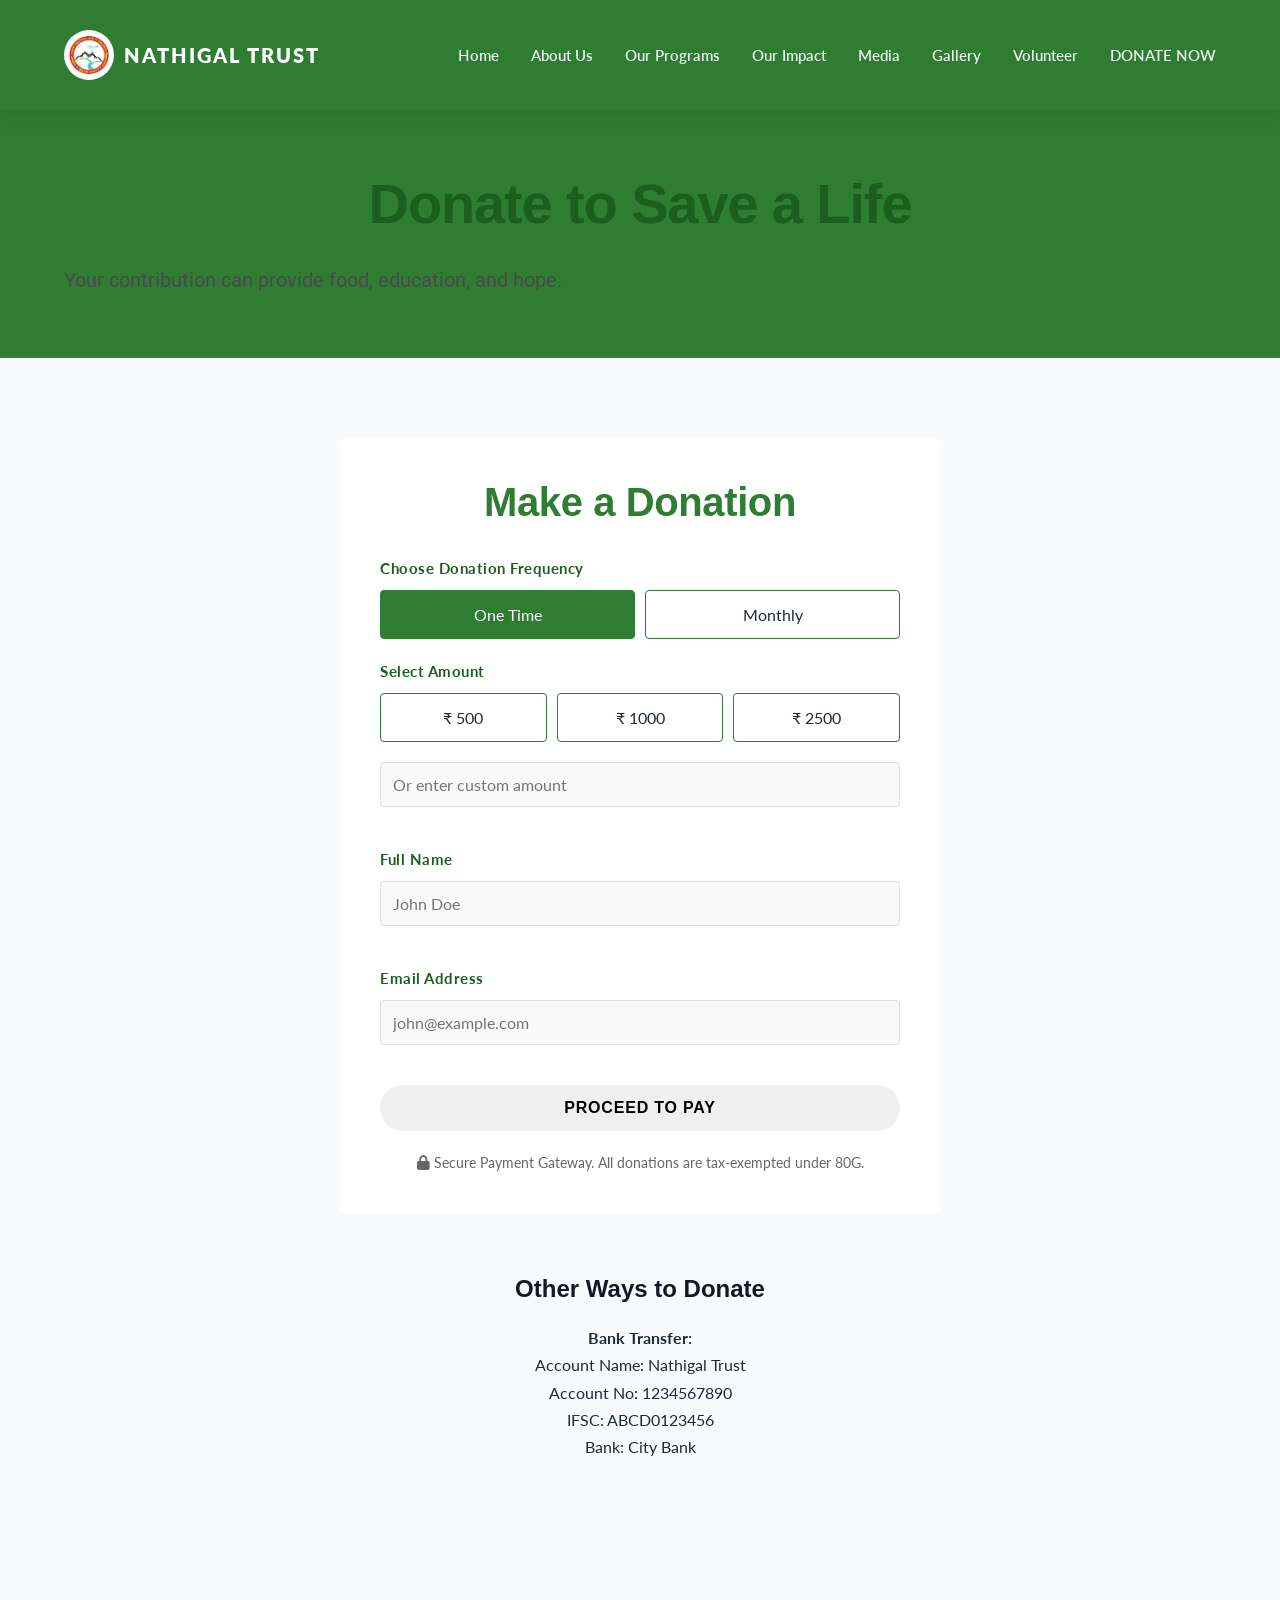
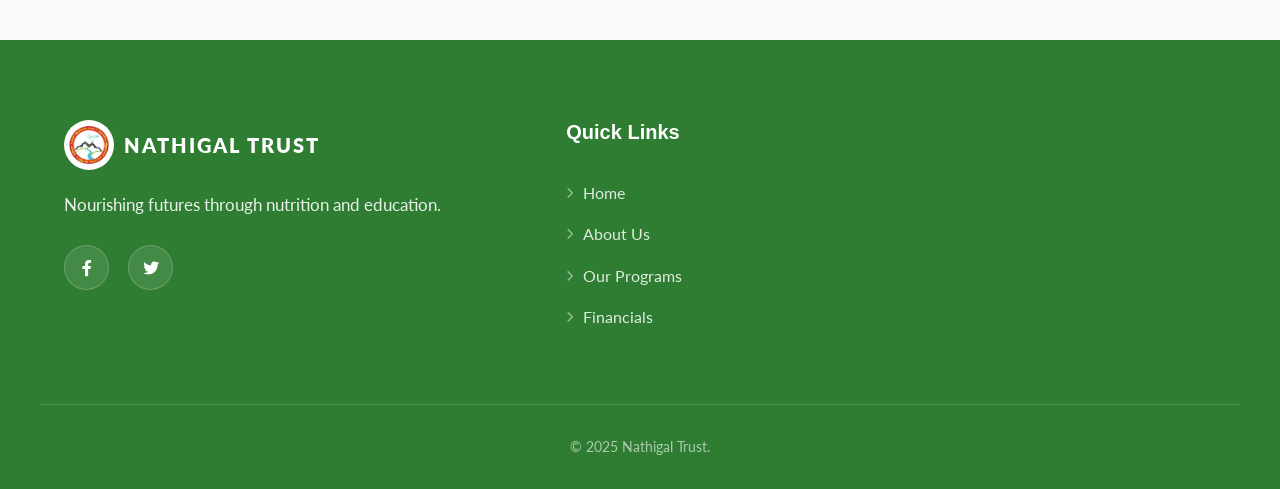
<file: donate.html>
<!DOCTYPE html>
<html lang="en">

<head>
    <meta charset="UTF-8">
    <meta name="viewport" content="width=device-width, initial-scale=1.0">
    <title>Donate Now - Nathigal Trust</title>
    <link rel="stylesheet" href="style.css">
    <link rel="stylesheet" href="https://cdnjs.cloudflare.com/ajax/libs/font-awesome/6.0.0/css/all.min.css">
    <link href="https://fonts.googleapis.com/css2?family=Lato:wght@400;700&family=Roboto:wght@400;500;700&display=swap"
        rel="stylesheet">
    <style>
        .donation-form {
            background-color: var(--white);
            padding: 40px;
            border-radius: 8px;
            box-shadow: var(--shadow-md);
            max-width: 600px;
            margin: 0 auto;
        }

        .form-group {
            margin-bottom: 20px;
        }

        .form-group label {
            display: block;
            margin-bottom: 8px;
            font-weight: bold;
        }

        .form-group input,
        .form-group select {
            width: 100%;
            padding: 12px;
            border: 1px solid #ddd;
            border-radius: 4px;
        }

        .amount-options {
            display: flex;
            gap: 10px;
            margin-bottom: 20px;
        }

        .amount-option {
            flex: 1;
            padding: 10px;
            border: 1px solid var(--primary-green);
            text-align: center;
            border-radius: 4px;
            cursor: pointer;
        }

        .amount-option.active {
            background-color: var(--primary-green);
            color: var(--white);
        }
    </style>
</head>

<body>
    <header>
        <div class="container">
            <nav>
                <a href="index.html" class="logo">
                    <img src="logo.jpg" alt="Nathigal Trust" style="height: 50px; margin-right: 10px; border-radius: 50%;"> Nathigal Trust
                </a>
                <div class="mobile-menu-btn" id="mobile-menu-btn">
                    <i class="fas fa-bars"></i>
                </div>
                <ul class="nav-links" id="nav-links">
                    <li><a href="index.html">Home</a></li>
                    <li><a href="about.html">About Us</a></li>
                    <li><a href="programs.html">Our Programs</a></li>
                    <li><a href="impact.html">Our Impact</a></li>
                    <li><a href="media.html">Media</a></li>
                    <li><a href="gallery.html">Gallery</a></li>
                    <li><a href="volunteering.html">Volunteer</a></li>
                    <li><a href="donate.html" class="active">DONATE NOW</a></li>
                </ul>
            </nav>
        </div>
    </header>

    <div class="page-header"
        style="background-color: var(--primary-green); color: white; padding: 60px 0; text-align: center;">
        <div class="container">
            <h1>Donate to Save a Life</h1>
            <p>Your contribution can provide food, education, and hope.</p>
        </div>
    </div>

    <section class="section-padding">
        <div class="container">
            <div class="donation-form">
                <h2 class="text-center" style="margin-bottom: 30px; color: var(--primary-green);">Make a Donation</h2>

                <div class="form-group">
                    <label>Choose Donation Frequency</label>
                    <div class="amount-options">
                        <div class="amount-option active">One Time</div>
                        <div class="amount-option">Monthly</div>
                    </div>
                </div>

                <div class="form-group">
                    <label>Select Amount</label>
                    <div class="amount-options">
                        <div class="amount-option">₹ 500</div>
                        <div class="amount-option">₹ 1000</div>
                        <div class="amount-option">₹ 2500</div>
                    </div>
                    <input type="number" placeholder="Or enter custom amount">
                </div>

                <div class="form-group">
                    <label>Full Name</label>
                    <input type="text" placeholder="John Doe">
                </div>

                <div class="form-group">
                    <label>Email Address</label>
                    <input type="email" placeholder="john@example.com">
                </div>

                <button class="btn btn-cta" style="width: 100%;">Proceed to Pay</button>

                <p style="margin-top: 20px; font-size: 0.9rem; color: #666; text-align: center;">
                    <i class="fas fa-lock"></i> Secure Payment Gateway. All donations are tax-exempted under 80G.
                </p>
            </div>

            <div class="text-center" style="margin-top: 60px;">
                <h3>Other Ways to Donate</h3>
                <div style="margin-top: 20px;">
                    <p><strong>Bank Transfer:</strong></p>
                    <p>Account Name: Nathigal Trust<br>
                        Account No: 1234567890<br>
                        IFSC: ABCD0123456<br>
                        Bank: City Bank</p>
                </div>
            </div>
        </div>
    </section>

    <footer>
        <div class="container footer-content">
            <div class="footer-col">
                <a href="index.html" class="logo" style="margin-bottom: 20px;">
                    <img src="logo.jpg" alt="Nathigal Trust" style="height: 50px; margin-right: 10px; border-radius: 50%;"> Nathigal Trust
                </a>
                <p>Nourishing futures through nutrition and education.</p>
                <div class="social-links">
                    <a href="#"><i class="fab fa-facebook-f"></i></a>
                    <a href="#"><i class="fab fa-twitter"></i></a>
                </div>
            </div>
            <div class="footer-col">
                <h4>Quick Links</h4>
                <ul>
                    <li><a href="index.html">Home</a></li>
                    <li><a href="about.html">About Us</a></li>
                    <li><a href="programs.html">Our Programs</a></li>
                    <li><a href="transparency.html">Financials</a></li>
                </ul>
            </div>
        </div>
        <div class="footer-bottom">
            <p>&copy; 2025 Nathigal Trust.</p>
        </div>
    </footer>
    <script src="script.js"></script>
</body>

</html>
</file>
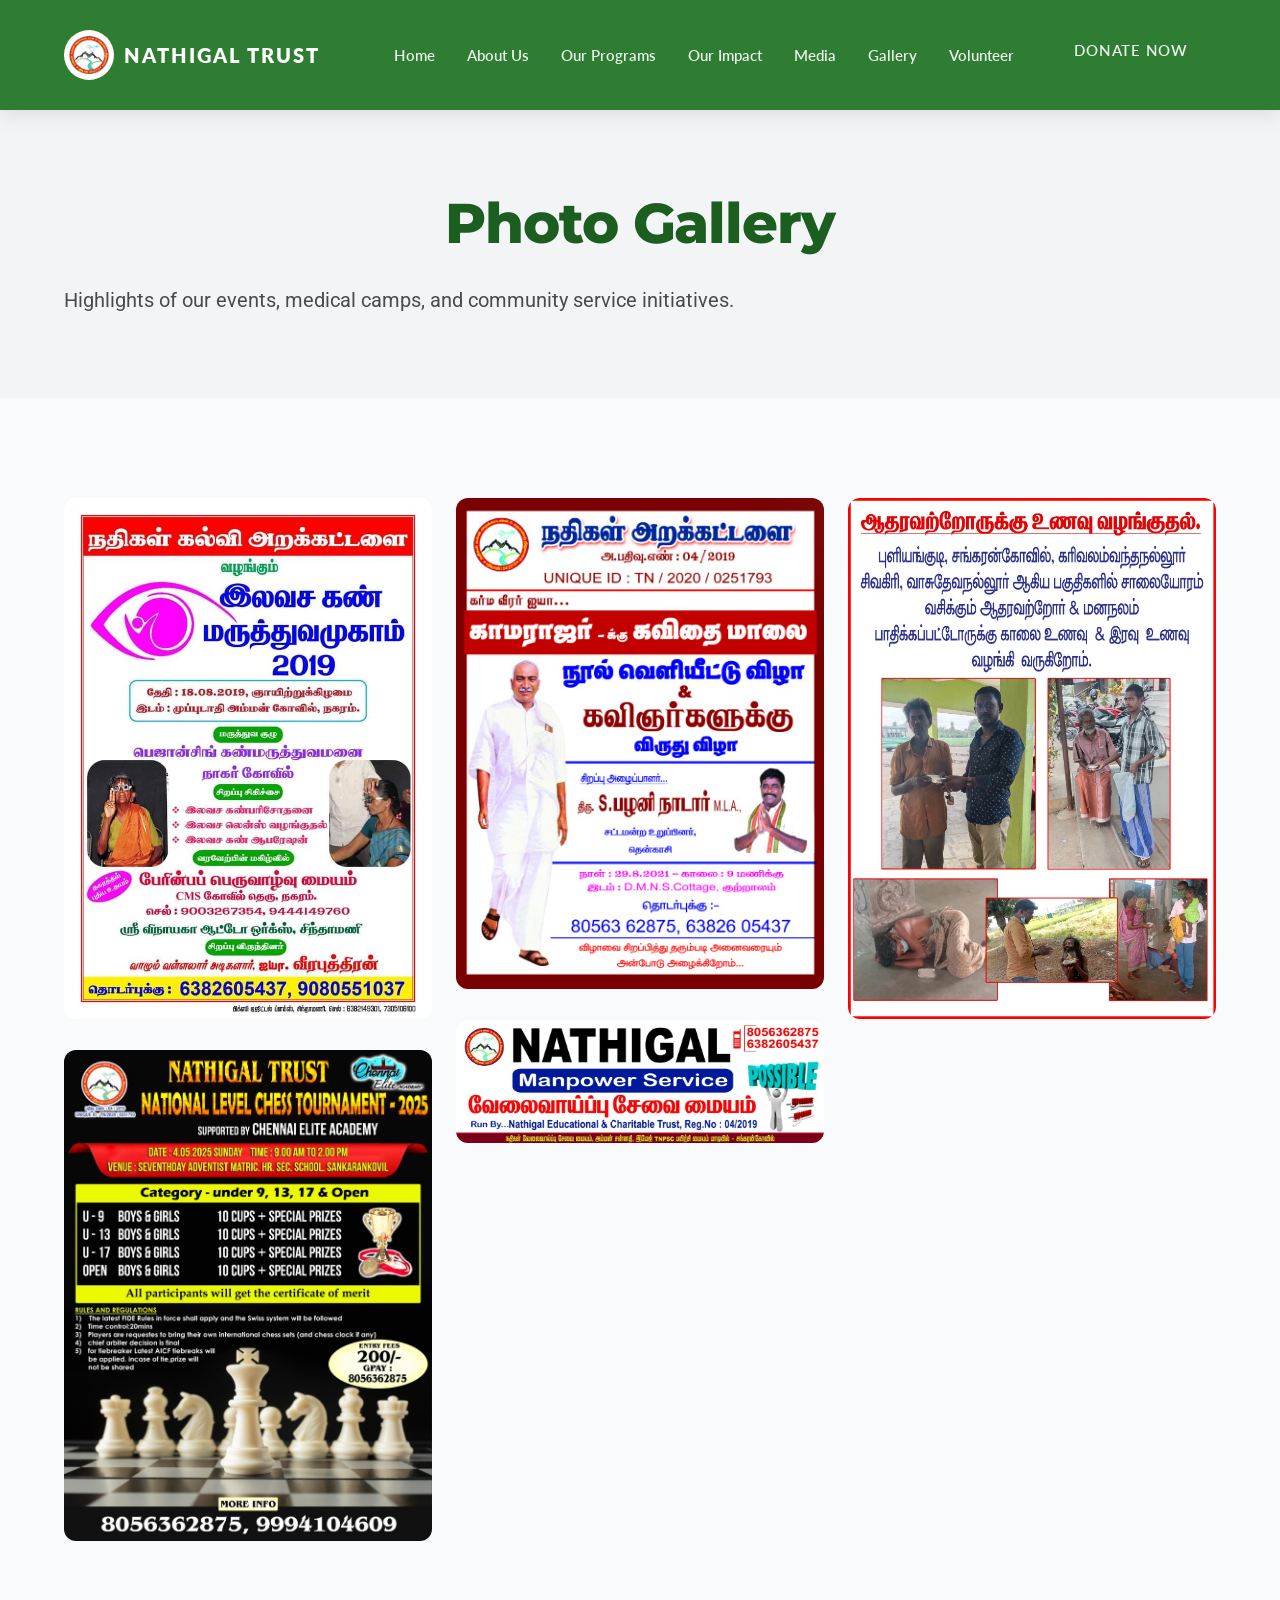
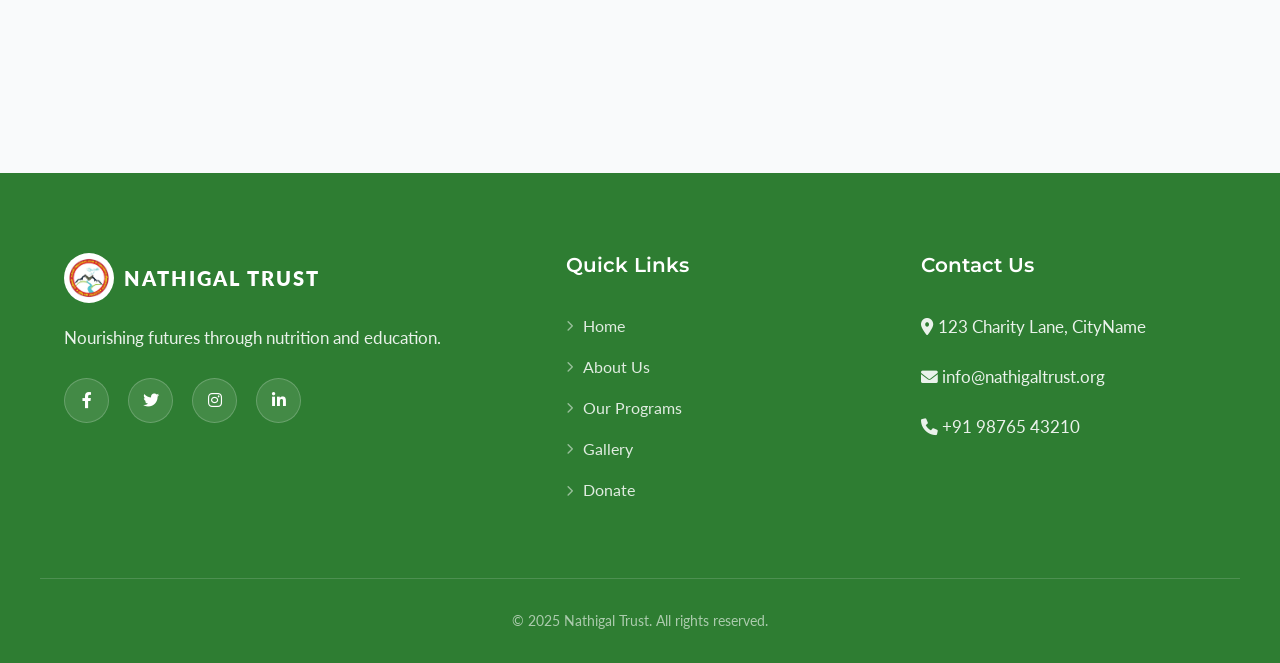
<file: gallery.html>
<!DOCTYPE html>
<html lang="en">

<head>
    <meta charset="UTF-8">
    <meta name="viewport" content="width=device-width, initial-scale=1.0">
    <title>Gallery - Nathigal Trust</title>
    <link rel="stylesheet" href="style.css">
    <link rel="stylesheet" href="https://cdnjs.cloudflare.com/ajax/libs/font-awesome/6.0.0/css/all.min.css">
    <link
        href="https://fonts.googleapis.com/css2?family=Lato:wght@400;700&family=Montserrat:wght@400;600;700;800&family=Roboto:wght@400;500;700&display=swap"
        rel="stylesheet">
    <style>
        /* Masonry Layout for Variable Aspect Ratios (Flyers + Photos) */
        .gallery-grid {
            column-count: 3;
            column-gap: 24px;
            padding: 20px 0;
        }

        .gallery-item {
            break-inside: avoid;
            margin-bottom: 24px;
            border-radius: var(--radius-md);
            overflow: hidden;
            box-shadow: var(--shadow-md);
            transition: transform 0.3s ease;
            background: white;
            display: inline-block;
            /* Vital for column layout */
            width: 100%;
        }

        .gallery-item:hover {
            transform: translateY(-5px);
            box-shadow: var(--shadow-lg);
        }

        .gallery-item img {
            width: 100%;
            height: auto;
            display: block;
        }

        @media (max-width: 968px) {
            .gallery-grid {
                column-count: 2;
            }
        }

        @media (max-width: 600px) {
            .gallery-grid {
                column-count: 1;
            }
        }
    </style>
</head>

<body>
    <header>
        <div class="container">
            <nav>
                <a href="index.html" class="logo">
                    <img src="logo.jpg" alt="Nathigal Trust"
                        style="height: 50px; margin-right: 10px; border-radius: 50%;"> Nathigal Trust
                </a>
                <div class="mobile-menu-btn" id="mobile-menu-btn">
                    <i class="fas fa-bars"></i>
                </div>
                <!-- Navigation will be updated by script -->
                <ul class="nav-links" id="nav-links">
                    <li><a href="index.html">Home</a></li>
                    <li><a href="about.html">About Us</a></li>
                    <li><a href="programs.html">Our Programs</a></li>
                    <li><a href="impact.html">Our Impact</a></li>
                    <li><a href="media.html">Media</a></li>
                    <li><a href="gallery.html" class="active">Gallery</a></li>
                    <li><a href="volunteering.html">Volunteer</a></li>
                    <li><a href="donate.html" class="btn btn-cta">DONATE NOW</a></li>
                </ul>
            </nav>
        </div>
    </header>

    <div class="page-header" style="background-color: var(--light-gray); padding: 80px 0; text-align: center;">
        <div class="container">
            <h1>Photo Gallery</h1>
            <p>Highlights of our events, medical camps, and community service initiatives.</p>
        </div>
    </div>

    <section class="section-padding">
        <div class="container">
            <div class="gallery-grid">
                <!-- Gallery Item 1 -->
                <div class="gallery-item fade-in-up">
                    <img src="gallery-1.jpg" alt="Event Poster 1">
                </div>
                <!-- Gallery Item 2 -->
                <div class="gallery-item fade-in-up">
                    <img src="gallery-2.jpg" alt="Event Poster 2">
                </div>
                <!-- Gallery Item 3 -->
                <div class="gallery-item fade-in-up">
                    <img src="gallery-3.jpg" alt="Event Poster 3">
                </div>
                <!-- Gallery Item 4 -->
                <div class="gallery-item fade-in-up">
                    <img src="gallery-4.jpg" alt="Event Poster 4">
                </div>
                <!-- Gallery Item 5 -->
                <div class="gallery-item fade-in-up">
                    <img src="gallery-5.jpg" alt="Event Poster 5">
                </div>
            </div>
        </div>
    </section>

    <footer>
        <div class="container footer-content">
            <div class="footer-col">
                <a href="index.html" class="logo" style="margin-bottom: 20px;">
                    <img src="logo.jpg" alt="Nathigal Trust"
                        style="height: 50px; margin-right: 10px; border-radius: 50%;"> Nathigal Trust
                </a>
                <p>Nourishing futures through nutrition and education.</p>
                <div class="social-links">
                    <a href="#"><i class="fab fa-facebook-f"></i></a>
                    <a href="#"><i class="fab fa-twitter"></i></a>
                    <a href="#"><i class="fab fa-instagram"></i></a>
                    <a href="#"><i class="fab fa-linkedin-in"></i></a>
                </div>
            </div>
            <div class="footer-col">
                <h4>Quick Links</h4>
                <ul>
                    <li><a href="index.html">Home</a></li>
                    <li><a href="about.html">About Us</a></li>
                    <li><a href="programs.html">Our Programs</a></li>
                    <li><a href="gallery.html">Gallery</a></li>
                    <li><a href="donate.html">Donate</a></li>
                </ul>
            </div>
            <div class="footer-col">
                <h4>Contact Us</h4>
                <p><i class="fas fa-map-marker-alt"></i> 123 Charity Lane, CityName</p>
                <p><i class="fas fa-envelope"></i> info@nathigaltrust.org</p>
                <p><i class="fas fa-phone"></i> +91 98765 43210</p>
            </div>
        </div>
        <div class="footer-bottom">
            <p>&copy; 2025 Nathigal Trust. All rights reserved.</p>
        </div>
    </footer>
    <script src="script.js"></script>
</body>

</html>
</file>
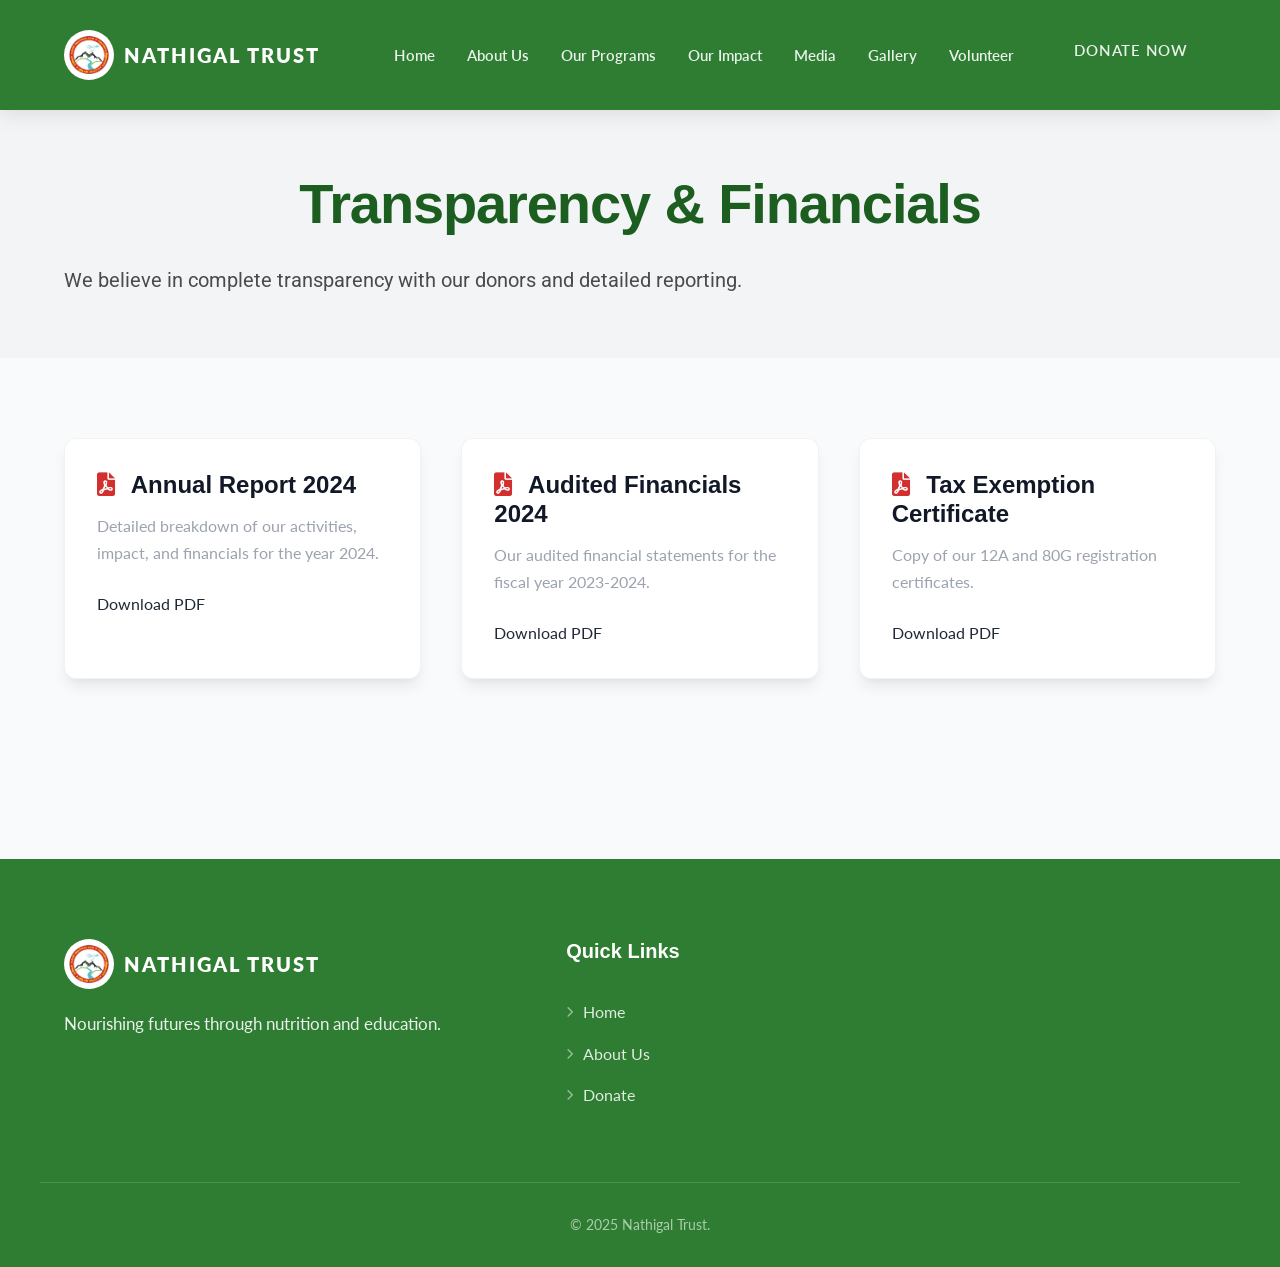
<file: transparency.html>
<!DOCTYPE html>
<html lang="en">

<head>
    <meta charset="UTF-8">
    <meta name="viewport" content="width=device-width, initial-scale=1.0">
    <title>Transparency - Nathigal Trust</title>
    <link rel="stylesheet" href="style.css">
    <link rel="stylesheet" href="https://cdnjs.cloudflare.com/ajax/libs/font-awesome/6.0.0/css/all.min.css">
    <link href="https://fonts.googleapis.com/css2?family=Lato:wght@400;700&family=Roboto:wght@400;500;700&display=swap"
        rel="stylesheet">
</head>

<body>
    <header>
        <div class="container">
            <nav>
                <a href="index.html" class="logo">
                    <img src="logo.jpg" alt="Nathigal Trust" style="height: 50px; margin-right: 10px; border-radius: 50%;"> Nathigal Trust
                </a>
                <div class="mobile-menu-btn" id="mobile-menu-btn">
                    <i class="fas fa-bars"></i>
                </div>
                <ul class="nav-links" id="nav-links">
                    <li><a href="index.html">Home</a></li>
                    <li><a href="about.html">About Us</a></li>
                    <li><a href="programs.html">Our Programs</a></li>
                    <li><a href="impact.html">Our Impact</a></li>
                    <li><a href="media.html">Media</a></li>
                    <li><a href="gallery.html">Gallery</a></li>
                    <li><a href="volunteering.html">Volunteer</a></li>
                    <li><a href="donate.html" class="btn btn-cta">DONATE NOW</a></li>
                </ul>
            </nav>
        </div>
    </header>

    <div class="page-header" style="background-color: var(--light-gray); padding: 60px 0; text-align: center;">
        <div class="container">
            <h1>Transparency & Financials</h1>
            <p>We believe in complete transparency with our donors and detailed reporting.</p>
        </div>
    </div>

    <section class="section-padding">
        <div class="container">
            <div class="programs-grid">
                <div class="program-card">
                    <div class="card-content">
                        <h3><i class="fas fa-file-pdf" style="color: #d32f2f; margin-right: 10px;"></i> Annual Report
                            2024</h3>
                        <p>Detailed breakdown of our activities, impact, and financials for the year 2024.</p>
                        <a href="#" class="btn-link">Download PDF</a>
                    </div>
                </div>
                <div class="program-card">
                    <div class="card-content">
                        <h3><i class="fas fa-file-pdf" style="color: #d32f2f; margin-right: 10px;"></i> Audited
                            Financials 2024</h3>
                        <p>Our audited financial statements for the fiscal year 2023-2024.</p>
                        <a href="#" class="btn-link">Download PDF</a>
                    </div>
                </div>
                <div class="program-card">
                    <div class="card-content">
                        <h3><i class="fas fa-file-pdf" style="color: #d32f2f; margin-right: 10px;"></i> Tax Exemption
                            Certificate</h3>
                        <p>Copy of our 12A and 80G registration certificates.</p>
                        <a href="#" class="btn-link">Download PDF</a>
                    </div>
                </div>
            </div>
        </div>
    </section>

    <footer>
        <div class="container footer-content">
            <div class="footer-col">
                <a href="index.html" class="logo" style="margin-bottom: 20px;">
                    <img src="logo.jpg" alt="Nathigal Trust" style="height: 50px; margin-right: 10px; border-radius: 50%;"> Nathigal Trust
                </a>
                <p>Nourishing futures through nutrition and education.</p>
            </div>
            <div class="footer-col">
                <h4>Quick Links</h4>
                <ul>
                    <li><a href="index.html">Home</a></li>
                    <li><a href="about.html">About Us</a></li>
                    <li><a href="donate.html">Donate</a></li>
                </ul>
            </div>
        </div>
        <div class="footer-bottom">
            <p>&copy; 2025 Nathigal Trust.</p>
        </div>
    </footer>
    <script src="script.js"></script>
</body>

</html>
</file>
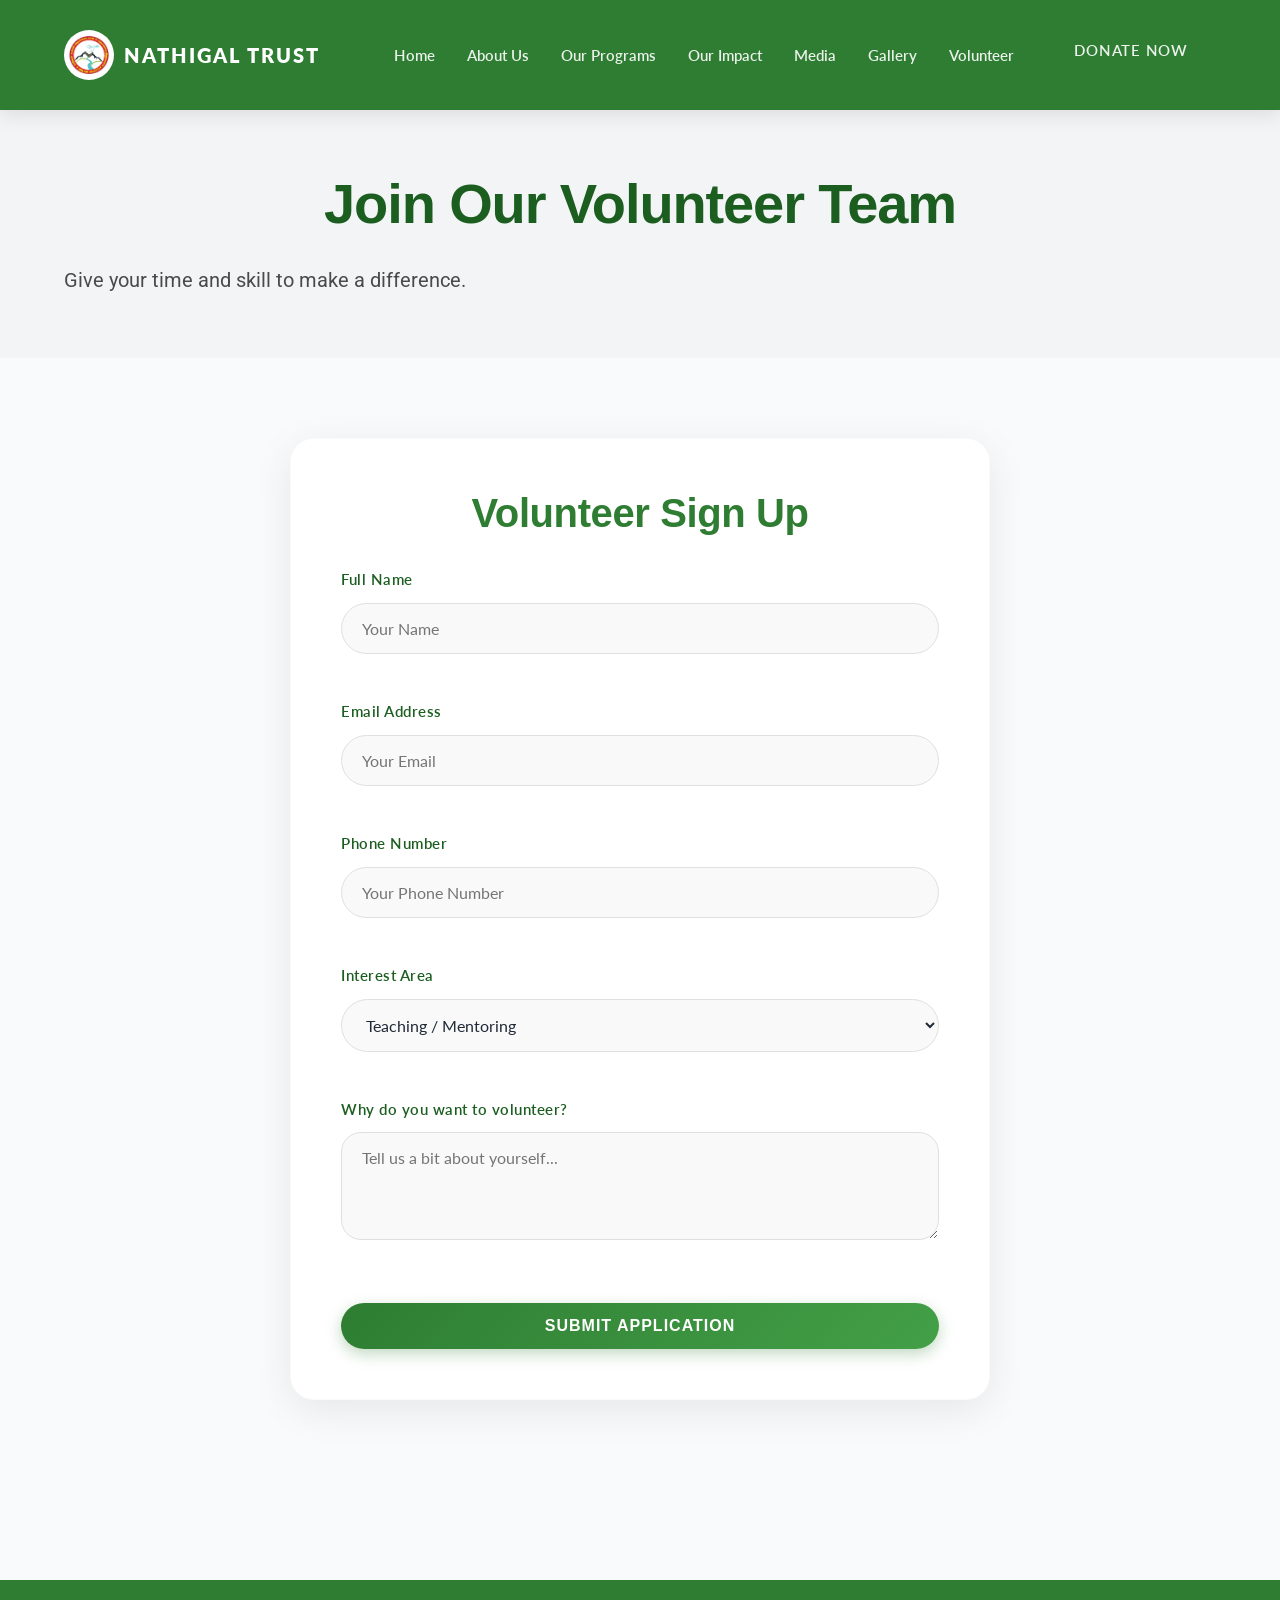
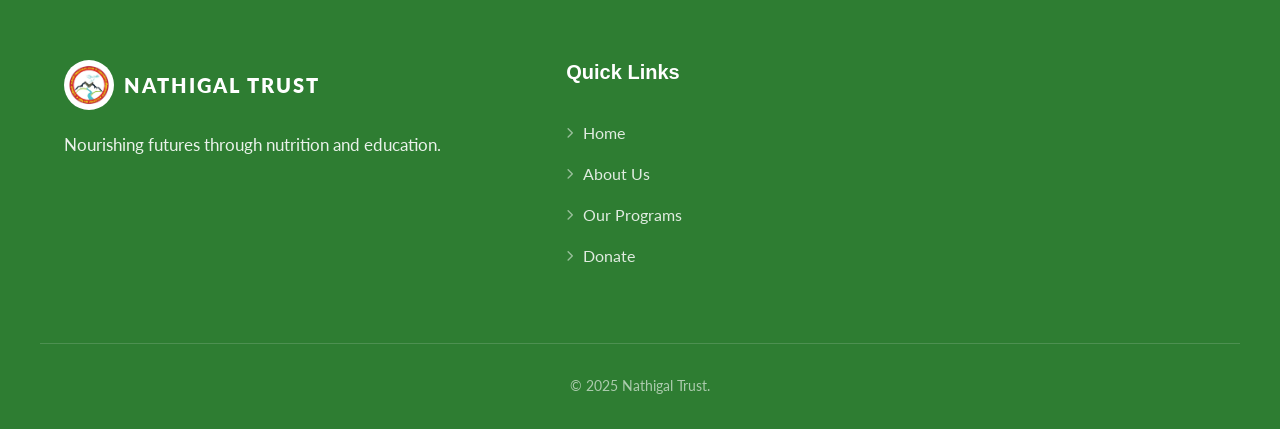
<file: volunteering.html>
<!DOCTYPE html>
<html lang="en">

<head>
    <meta charset="UTF-8">
    <meta name="viewport" content="width=device-width, initial-scale=1.0">
    <title>Volunteer - Nathigal Trust</title>
    <link rel="stylesheet" href="style.css">
    <link rel="stylesheet" href="https://cdnjs.cloudflare.com/ajax/libs/font-awesome/6.0.0/css/all.min.css">
    <link href="https://fonts.googleapis.com/css2?family=Lato:wght@400;700&family=Roboto:wght@400;500;700&display=swap"
        rel="stylesheet">
    <!-- Custom form styles are now in style.css -->
</head>

<body>
    <header>
        <div class="container">
            <nav>
                <a href="index.html" class="logo">
                    <img src="logo.jpg" alt="Nathigal Trust"
                        style="height: 50px; margin-right: 10px; border-radius: 50%;"> Nathigal Trust
                </a>
                <div class="mobile-menu-btn" id="mobile-menu-btn">
                    <i class="fas fa-bars"></i>
                </div>
                <ul class="nav-links" id="nav-links">
                    <li><a href="index.html">Home</a></li>
                    <li><a href="about.html">About Us</a></li>
                    <li><a href="programs.html">Our Programs</a></li>
                    <li><a href="impact.html">Our Impact</a></li>
                    <li><a href="media.html">Media</a></li>
                    <li><a href="gallery.html">Gallery</a></li>
                    <li><a href="volunteering.html" class="active">Volunteer</a>
                    </li>
                    <li><a href="donate.html" class="btn btn-cta">DONATE NOW</a></li>
                </ul>
            </nav>
        </div>
    </header>

    <div class="page-header" style="background-color: var(--light-gray); padding: 60px 0; text-align: center;">
        <div class="container">
            <h1>Join Our Volunteer Team</h1>
            <p>Give your time and skill to make a difference.</p>
        </div>
    </div>

    <section class="section-padding">
        <div class="container">
            <div class="volunteer-form">
                <h2 class="text-center" style="margin-bottom: 30px; color: var(--primary-green);">Volunteer Sign Up</h2>

                <div class="form-group">
                    <label>Full Name</label>
                    <input type="text" placeholder="Your Name">
                </div>

                <div class="form-group">
                    <label>Email Address</label>
                    <input type="email" placeholder="Your Email">
                </div>

                <div class="form-group">
                    <label>Phone Number</label>
                    <input type="tel" placeholder="Your Phone Number">
                </div>

                <div class="form-group">
                    <label>Interest Area</label>
                    <select>
                        <option>Teaching / Mentoring</option>
                        <option>Event Management</option>
                        <option>Fundraising</option>
                        <option>Content Writing / Social Media</option>
                        <option>General Support</option>
                    </select>
                </div>

                <div class="form-group">
                    <label>Why do you want to volunteer?</label>
                    <textarea rows="4" placeholder="Tell us a bit about yourself..."></textarea>
                </div>

                <button class="btn btn-primary" style="width: 100%;">Submit Application</button>
            </div>
        </div>
    </section>

    <footer>
        <div class="container footer-content">
            <div class="footer-col">
                <a href="index.html" class="logo" style="margin-bottom: 20px;">
                    <img src="logo.jpg" alt="Nathigal Trust"
                        style="height: 50px; margin-right: 10px; border-radius: 50%;"> Nathigal Trust
                </a>
                <p>Nourishing futures through nutrition and education.</p>
            </div>
            <div class="footer-col">
                <h4>Quick Links</h4>
                <ul>
                    <li><a href="index.html">Home</a></li>
                    <li><a href="about.html">About Us</a></li>
                    <li><a href="programs.html">Our Programs</a></li>
                    <li><a href="donate.html">Donate</a></li>
                </ul>
            </div>
        </div>
        <div class="footer-bottom">
            <p>&copy; 2025 Nathigal Trust.</p>
        </div>
    </footer>
    <script src="script.js"></script>
</body>

</html>
</file>
<file: style.css>
/* Modern Design System to WOW the user */
:root {
    /* Refined Color Palette */
    --primary-green: #2E7D32;
    --primary-green-light: #43A047;
    --primary-green-dark: #1B5E20;
    --accent-gold: #FFC107;
    --secondary-blue: #1565C0;
    --secondary-blue-light: #1E88E5;

    /* Neutrals */
    --white: #FFFFFF;
    --off-white: #F9FAFB;
    --light-gray: #F3F4F6;
    --medium-gray: #9CA3AF;
    --dark-gray: #1F2937;
    --black: #111827;

    /* Typography */
    --font-heading: 'Montserrat', sans-serif;
    /* Modern, premium headings */
    --font-body: 'Lato', sans-serif;
    /* Highly readable body text */

    /* Shadows & Depth */
    --shadow-soft: 0 4px 6px -1px rgba(0, 0, 0, 0.05), 0 2px 4px -1px rgba(0, 0, 0, 0.03);
    --shadow-card: 0 10px 15px -3px rgba(0, 0, 0, 0.08), 0 4px 6px -2px rgba(0, 0, 0, 0.04);
    --shadow-hover: 0 20px 25px -5px rgba(0, 0, 0, 0.1), 0 10px 10px -5px rgba(0, 0, 0, 0.04);

    /* Border Radius */
    --radius-sm: 0.375rem;
    --radius-md: 0.75rem;
    --radius-lg: 1.5rem;

    /* Transitions */
    --transition-fast: 0.2s ease;
    --transition-smooth: 0.3s cubic-bezier(0.4, 0, 0.2, 1);
}

/* Reset & Base */
* {
    margin: 0;
    padding: 0;
    box-sizing: border-box;
}

body {
    font-family: var(--font-body);
    line-height: 1.7;
    color: var(--dark-gray);
    background-color: var(--off-white);
    -webkit-font-smoothing: antialiased;
}

h1,
h2,
h3,
h4,
h5,
h6 {
    font-family: var(--font-heading);
    color: var(--black);
    line-height: 1.2;
    margin-bottom: 1rem;
    font-weight: 700;
}

h1 {
    font-size: 3.5rem;
    letter-spacing: -0.02em;
}

h2 {
    font-size: 2.5rem;
    letter-spacing: -0.01em;
}

h3 {
    font-size: 1.5rem;
}

a {
    text-decoration: none;
    color: inherit;
    transition: var(--transition-fast);
}

ul {
    list-style: none;
}

img {
    max-width: 100%;
    display: block;
}

.container {
    max-width: 1200px;
    margin: 0 auto;
    padding: 0 24px;
}

/* Utilities */
.section-padding {
    padding: 80px 0;
}

.text-center {
    text-align: center;
}

/* Buttons */
.btn {
    display: inline-block;
    padding: 14px 28px;
    border-radius: 50px;
    /* Pill shape */
    font-weight: 700;
    font-size: 1rem;
    text-transform: uppercase;
    letter-spacing: 0.05em;
    cursor: pointer;
    transition: var(--transition-smooth);
    border: none;
    position: relative;
    overflow: hidden;
    z-index: 1;
}

.btn-primary {
    background: linear-gradient(135deg, var(--primary-green), var(--primary-green-light));
    color: var(--white);
    box-shadow: 0 4px 6px rgba(46, 125, 50, 0.2);
}

.btn-primary:hover {
    transform: translateY(-2px);
    box-shadow: 0 6px 12px rgba(46, 125, 50, 0.3);
}

/* Header */
header {
    background-color: var(--primary-green);
    padding: 15px 0;
    position: sticky;
    top: 0;
    z-index: 1000;
    box-shadow: 0 4px 20px rgba(0, 0, 0, 0.1);
    /* Premium shadow */
}

nav {
    display: flex;
    justify-content: space-between;
    align-items: center;
    height: 80px;
}

.logo {
    font-size: 1.25rem;
    font-weight: 800;
    color: var(--white);
    /* White text */
    display: flex;
    align-items: center;
    text-transform: uppercase;
    letter-spacing: 0.1em;
}

.nav-links {
    display: flex;
    gap: 32px;
    align-items: center;
}

.nav-links a {
    font-weight: 600;
    font-size: 0.95rem;
    color: rgba(255, 255, 255, 0.9);
    /* White text */
    position: relative;
}

.nav-links a:not(.btn-cta):hover {
    color: var(--white);
    opacity: 1;
}

.nav-links a:not(.btn-cta)::after {
    content: '';
    position: absolute;
    width: 0;
    height: 2px;
    bottom: -4px;
    left: 0;
    background-color: var(--white);
    /* White underline */
    transition: width 0.3s ease;
}

.nav-links a:not(.btn-cta):hover::after {
    width: 100%;
}

.mobile-menu-btn {
    display: none;
    font-size: 1.5rem;
    cursor: pointer;
    color: var(--white);
    /* White icon */
}

/* Hero Section - Parallax & Overlay */
.hero {
    position: relative;
    height: 90vh;
    /* Taller hero */
    display: flex;
    align-items: flex-start;
    /* Vertically centered */
    justify-content: flex-start;
    /* Horizontally left */
    color: var(--white);
    text-align: left;
    /* Left align text */
    overflow: hidden;
    padding-left: 10%;
    /* Spacing from left */
}

.hero::before {
    content: '';
    position: absolute;
    top: 0;
    left: 0;
    right: 0;
    bottom: 0;
    /* Top-tier high resolution image of happy children */
    background: url('https://images.unsplash.com/photo-1488521787991-ed7bbaae773c?ixlib=rb-4.0.3&auto=format&fit=crop&w=1920&q=80') no-repeat center center/cover;
    filter: brightness(1);
    /* Full brightness */
    z-index: -2;
    animation: zoomIn 30s infinite alternate;
}

@keyframes zoomIn {
    from {
        transform: scale(1);
    }

    to {
        transform: scale(1.1);
    }
}

.hero::after {
    content: '';
    position: absolute;
    top: 0;
    left: 0;
    right: 0;
    bottom: 0;
    /* Lighter gradient to show image better while keeping text readable */
    background: linear-gradient(to right, rgba(0, 0, 0, 0.7) 0%, rgba(0, 0, 0, 0.3) 60%, rgba(0, 0, 0, 0.1) 100%);
    z-index: -1;
}

.hero-content {
    max-width: 700px;
    padding: 0 20px;
    animation: fadeInUp 1s ease-out;
}

.hero-content h1 {
    color: var(--white);
    margin-bottom: 24px;
    font-size: 4.5rem;
    /* Larger font */
    line-height: 1.1;
    text-shadow: 0 4px 15px rgba(0, 0, 0, 0.3);
}

.hero-content p {
    font-size: 1.6rem;
    margin-bottom: 40px;
    opacity: 0.95;
    font-weight: 300;
    max-width: 600px;
}

/* Impact Counter */
.impact-counter {
    background: linear-gradient(135deg, var(--primary-green-dark), var(--primary-green));
    color: var(--white);
    padding: 60px 0;
    margin-top: -60px;
    /* Overlap hero */
    position: relative;
    z-index: 10;
}

.counter-grid {
    display: grid;
    grid-template-columns: repeat(3, 1fr);
    /* Force 3 columns */
    gap: 30px;
    text-align: center;
}

.counter-item {
    padding: 20px;
}

.counter-item h3 {
    font-size: 3rem;
    font-weight: 800;
    margin-bottom: 5px;
    color: var(--white);
}

.counter-item p {
    font-size: 1.1rem;
    text-transform: uppercase;
    letter-spacing: 0.05em;
    opacity: 0.9;
}

.about-grid {
    display: grid;
    grid-template-columns: 1fr;
    gap: 40px;
    align-items: center;
}

@media (min-width: 992px) {
    .about-grid {
        grid-template-columns: 1.2fr 1fr;
        /* Text slightly wider than image */
        gap: 80px;
    }
}

.content-block {
    margin-bottom: 30px;
    padding-left: 20px;
    border-left: 4px solid var(--primary-green);
    /* Visual accent */
}

.about-text h2 {
    color: var(--primary-green-dark);
    margin-bottom: 15px;
    font-size: 1.8rem;
    font-family: var(--font-heading);
    display: flex;
    align-items: center;
}

.about-text p {
    font-size: 1.1rem;
    line-height: 1.7;
    color: var(--dark-gray);
    margin-bottom: 0;
}

.about-image img {
    width: 100%;
    border-radius: var(--radius-lg);
    box-shadow: 0 20px 50px rgba(0, 0, 0, 0.15);
    transition: transform 0.3s ease;
    display: block;
}

/* Programs Grid */
.programs-grid {
    display: grid;
    grid-template-columns: repeat(auto-fit, minmax(320px, 1fr));
    gap: 40px;
}

.program-card {
    background-color: var(--white);
    border-radius: var(--radius-md);
    overflow: hidden;
    box-shadow: var(--shadow-card);
    transition: var(--transition-smooth);
    border: 1px solid rgba(0, 0, 0, 0.05);
}

.program-card:hover {
    transform: translateY(-10px);
    box-shadow: var(--shadow-hover);
}

.program-card img {
    width: 100%;
    height: 260px;
    /* Fixed boxed size */
    object-fit: cover;
    /* Prevents distortion */
    transition: transform 0.5s ease;
    display: block;
}

.program-card:hover img {
    transform: scale(1.05);
}

.card-content {
    padding: 32px;
}

.card-content h3 {
    color: var(--black);
    margin-bottom: 12px;
    font-size: 1.5rem;
}

.card-content p {
    margin-bottom: 24px;
    color: var(--medium-gray);
    font-size: 1rem;
}

/* Footer - Custom Green */
/* Footer - Custom Green - Premium Look */
footer {
    background-color: var(--primary-green);
    color: rgba(255, 255, 255, 0.9);
    padding-top: 80px;
    margin-top: 100px;
    font-family: var(--font-body);
}

.footer-content {
    display: grid;
    grid-template-columns: 1.5fr 1fr 1fr;
    /* Custom proportions for better balance */
    gap: 60px;
    padding-bottom: 60px;
    border-bottom: 1px solid rgba(255, 255, 255, 0.15);
}

.footer-col h3 {
    color: var(--white);
    margin-bottom: 25px;
    font-family: var(--font-heading);
    font-weight: 700;
    letter-spacing: 0.5px;
}

.footer-col h4 {
    color: var(--white);
    margin-bottom: 25px;
    font-size: 1.25rem;
    font-family: var(--font-heading);
    font-weight: 600;
    position: relative;
    padding-bottom: 10px;
}

.footer-col h4::after {
    content: '';
    position: absolute;
    left: 0;
    bottom: 0;
    width: 40px;
    height: 3px;
    background-color: var(--secondary-yellow);
    /* Accent underline */
    border-radius: 2px;
}

.footer-col p {
    line-height: 1.8;
    margin-bottom: 20px;
    font-size: 1.05rem;
}

.footer-col ul li {
    margin-bottom: 14px;
}

.footer-col ul li a {
    color: rgba(255, 255, 255, 0.85);
    transition: all 0.3s ease;
    display: flex;
    align-items: center;
}

.footer-col ul li a:hover {
    color: var(--white);
    transform: translateX(5px);
    /* Subtle nudge */
    text-shadow: 0 2px 4px rgba(0, 0, 0, 0.1);
}

.footer-col ul li a::before {
    content: '\f054';
    /* FontAwesome Chevron Right */
    font-family: "Font Awesome 5 Free";
    font-weight: 900;
    font-size: 0.7rem;
    margin-right: 10px;
    opacity: 0.6;
}

.social-links {
    margin-top: 25px;
}

.social-links a {
    display: inline-flex;
    justify-content: center;
    align-items: center;
    width: 45px;
    height: 45px;
    background-color: rgba(255, 255, 255, 0.1);
    color: var(--white);
    border-radius: 50%;
    margin-right: 15px;
    transition: all 0.3s cubic-bezier(0.175, 0.885, 0.32, 1.275);
    /* Bouncy effect */
    border: 1px solid rgba(255, 255, 255, 0.2);
}

.social-links a:hover {
    background-color: var(--white);
    color: var(--primary-green);
    transform: translateY(-5px);
    box-shadow: 0 5px 15px rgba(0, 0, 0, 0.2);
}

/* Footer Mobile - Enforce Left Align */
@media (max-width: 968px) {
    .footer-content {
        grid-template-columns: 1fr;
        gap: 40px;
        text-align: left;
        /* Strict left align */
    }

    .footer-col h4::after {
        left: 0;
        /* Align underline to left */
        transform: none;
    }

    .footer-col ul li a {
        justify-content: flex-start;
        /* Align flex items to start */
    }

    .logo {
        justify-content: flex-start;
    }
}

/* Global Section Header Alignment */
.section-header,
.page-header {
    text-align: left;
    /* User preference for left align */
}

.page-header h1 {
    font-size: 3.5rem;
    margin-bottom: 25px;
    color: var(--primary-green-dark);
    font-weight: 800;
}

.page-header p {
    font-family: 'Roboto', sans-serif;
    /* Explicit font choice */
    font-size: 1.25rem;
    /* Larger text */
    line-height: 1.8;
    /* Better readability */
    color: #4a4a4a;
    max-width: 900px;
    margin-left: 0;
    margin-right: auto;
    text-align: left;
}

/* Premium Form Styles */
.volunteer-form {
    background-color: var(--white);
    padding: 50px;
    border-radius: var(--radius-lg);
    box-shadow: 0 10px 40px rgba(0, 0, 0, 0.08);
    /* Deeper shadow */
    max-width: 700px;
    margin: 0 auto;
    border: 1px solid rgba(0, 0, 0, 0.02);
}

.form-group {
    margin-bottom: 25px;
}

.form-group label {
    display: block;
    margin-bottom: 10px;
    font-weight: 600;
    color: var(--primary-green-dark);
    font-size: 0.95rem;
    letter-spacing: 0.5px;
}

.form-group input,
.form-group textarea,
.form-group select {
    width: 100%;
    padding: 15px 20px;
    /* More padding */
    border: 1px solid #e0e0e0;
    border-radius: 50px;
    /* Pill shape for inputs */
    font-family: var(--font-body);
    font-size: 1rem;
    color: var(--dark-gray);
    background-color: #f9f9f9;
    transition: all 0.3s ease;
}

.form-group textarea {
    border-radius: 20px;
    /* Rounded rect for textarea */
    resize: vertical;
}

.form-group input:focus,
.form-group textarea:focus,
.form-group select:focus {
    outline: none;
    border-color: var(--primary-green);
    background-color: white;
    box-shadow: 0 0 0 4px rgba(46, 125, 50, 0.1);
    /* Focus ring */
}

/* Specific button style for form */
.volunteer-form button {
    margin-top: 10px;
    border-radius: 50px;
    font-weight: 700;
    letter-spacing: 1px;
    box-shadow: 0 5px 15px rgba(46, 125, 50, 0.3);
}

.volunteer-form button:hover {
    transform: translateY(-2px);
    box-shadow: 0 8px 25px rgba(46, 125, 50, 0.4);
}

.footer-bottom {
    text-align: center;
    padding: 30px 0;
    font-size: 0.9rem;
    color: rgba(255, 255, 255, 0.6);
}

/* Animations */
@keyframes fadeInUp {
    from {
        transform: translate3d(0, 40px, 0);
    }

    to {
        transform: translate3d(0, 0, 0);
    }
}

.fade-in-up {
    animation: fadeInUp 0.8s ease-out forwards;
}

/* Form Styles for Donation/Volunteer */
input,
select,
textarea {
    width: 100%;
    padding: 16px;
    border: 1px solid #E5E7EB;
    border-radius: var(--radius-sm);
    font-family: var(--font-body);
    font-size: 1rem;
    margin-bottom: 20px;
    transition: border-color 0.3s;
    background-color: #F9FAFB;
}

input:focus,
select:focus,
textarea:focus {
    outline: none;
    border-color: var(--primary-green);
    background-color: var(--white);
    box-shadow: 0 0 0 3px rgba(46, 125, 50, 0.1);
}

/* Mobile */
@media (max-width: 768px) {
    .nav-links {
        display: none;
        position: absolute;
        top: 80px;
        left: 0;
        width: 100%;
        background-color: var(--white);
        flex-direction: column;
        padding: 40px;
        box-shadow: var(--shadow-card);
        text-align: center;
    }

    .nav-links.active {
        display: flex;
        animation: fadeInUp 0.3s ease-out;
    }

    .mobile-menu-btn {
        display: block;
    }

    .hero-content h1 {
        font-size: 2.5rem;
    }

    .hero-content p {
        font-size: 1.1rem;
    }

    .impact-counter {
        margin-top: 0;
        border-radius: 0;
    }

    .counter-grid {
        grid-template-columns: 1fr;
        /* Stack vertically on mobile */
        gap: 30px;
    }

    .counter-item h3 {
        font-size: 2.5rem;
        /* Slightly smaller font */
    }
}
</file>
